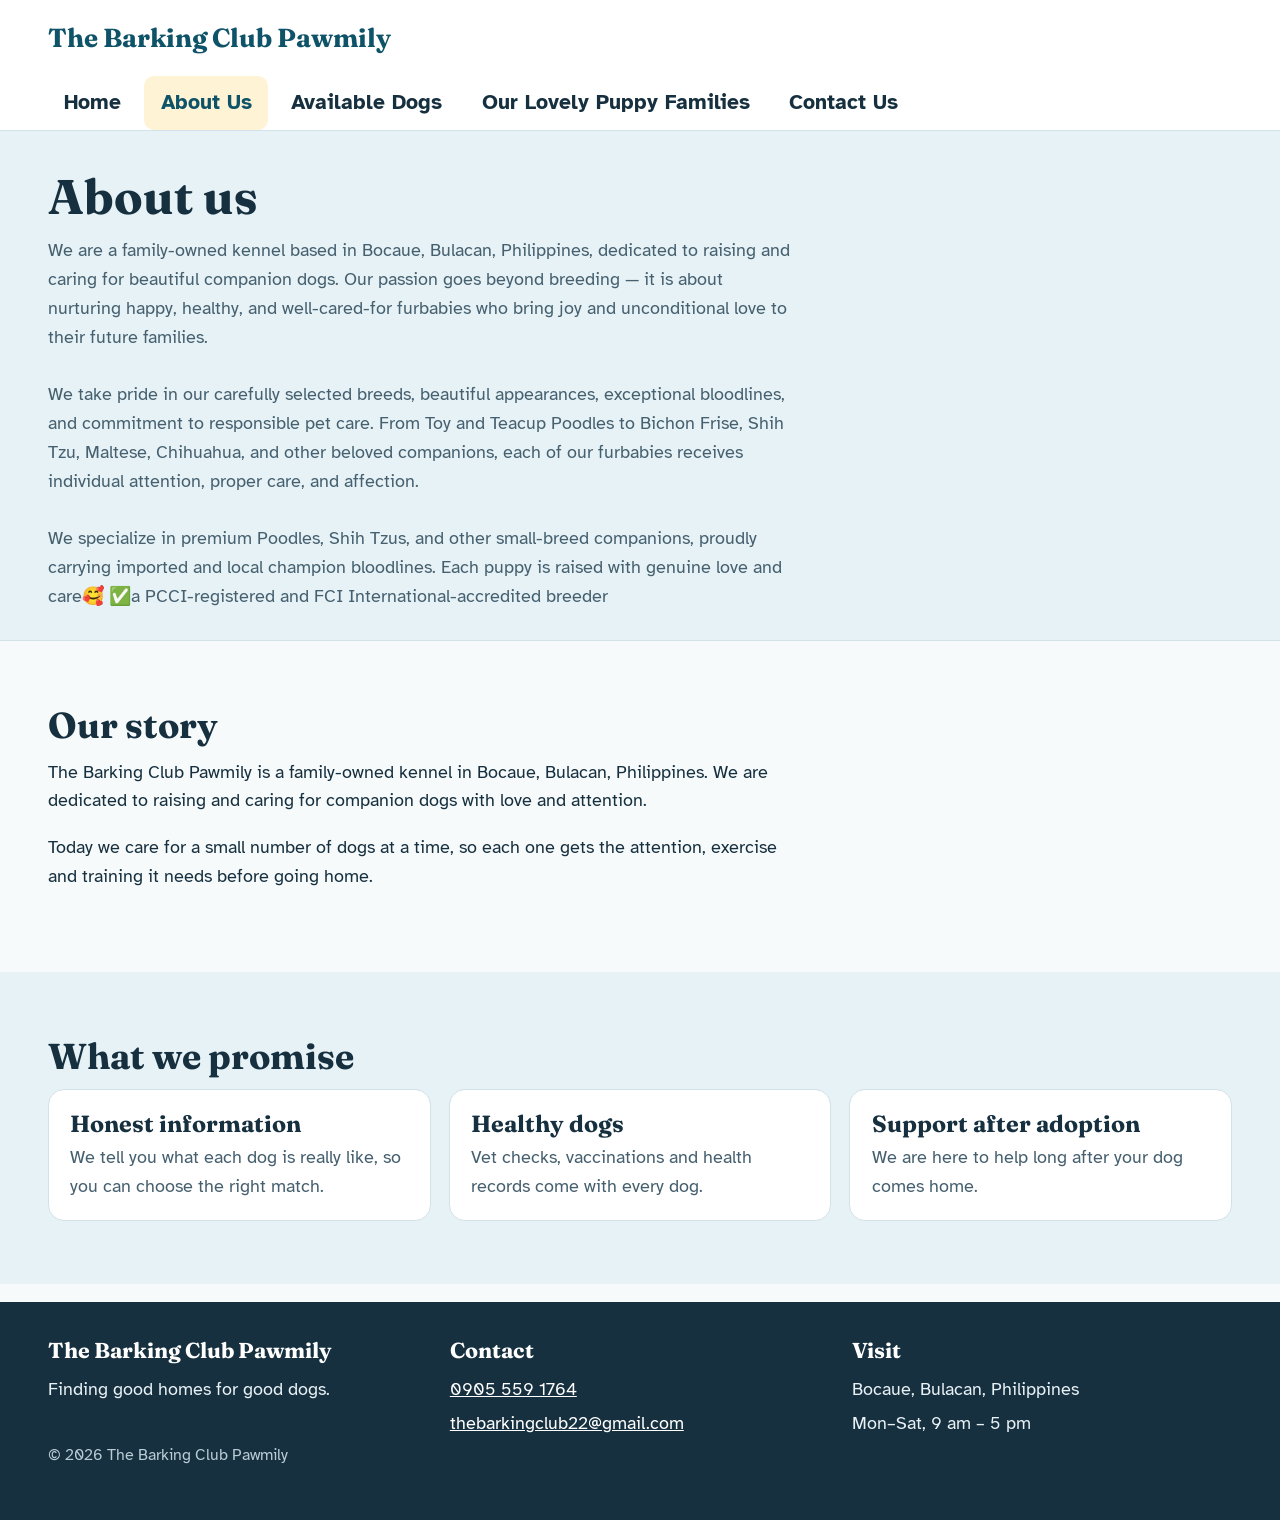
<file: about.html>
<!DOCTYPE html>
<html lang="en">
<head>
  <meta charset="utf-8">
  <meta name="viewport" content="width=device-width, initial-scale=1">
  <title>About Us – The Barking Club Pawmily</title>
  <meta name="description" content="Learn who we are and how we care for our dogs.">
  <link rel="preconnect" href="https://fonts.googleapis.com">
  <link rel="preconnect" href="https://fonts.gstatic.com" crossorigin>
  <link href="https://fonts.googleapis.com/css2?family=Atkinson+Hyperlegible:wght@400;700&family=Fraunces:wght@600;700&display=swap" rel="stylesheet">
  <link rel="stylesheet" href="css/styles.css">
</head>
<body>
  <a class="skip-link" href="#main">Skip to main content</a>

  <header class="site-header">
    <div class="container">
      <div class="site-header__bar">
        <a class="logo" href="index.html">The Barking Club Pawmily</a>
        <button type="button" class="nav-toggle" aria-expanded="false" aria-controls="site-nav">Menu</button>
      </div>
      <nav class="site-nav" id="site-nav" aria-label="Main">
        <ul>
          <li><a href="index.html">Home</a></li>
          <li><a href="about.html" aria-current="page">About Us</a></li>
          <li><a href="dogs.html">Available Dogs</a></li>
            <li><a href="clients.html">Our Lovely Puppy Families</a></li>
          <li><a href="contact.html">Contact Us</a></li>
        </ul>
      </nav>
    </div>
  </header>

  <main id="main">
    <div class="page-title">
      <div class="container">
        <h1>About us</h1>
          <p>
          We are a family-owned kennel based in Bocaue, Bulacan, Philippines, dedicated to raising and caring for beautiful companion dogs. Our passion goes beyond breeding — it is about nurturing happy, healthy, and well-cared-for furbabies who bring joy and unconditional love to their future families.
<br><br>
We take pride in our carefully selected breeds, beautiful appearances, exceptional bloodlines, and commitment to responsible pet care. From Toy and Teacup Poodles to Bichon Frise, Shih Tzu, Maltese, Chihuahua, and other beloved companions, each of our furbabies receives individual attention, proper care, and affection.</p>
<br>
        <p>
          We specialize in premium Poodles, Shih Tzus, and other small-breed companions, proudly carrying imported and local champion bloodlines.
Each puppy is raised with genuine love and care🥰
✅a PCCI-registered and FCI International-accredited breeder</p>
      </div>
    </div>

    <section class="section">
      <div class="container">
        <h2>Our story</h2>
        <!-- Replace this placeholder text with your own story -->
        <p>The Barking Club Pawmily is a family-owned kennel in Bocaue, Bulacan, Philippines. We are dedicated to raising and caring for companion dogs with love and attention.</p>
        <p>Today we care for a small number of dogs at a time, so each one gets the attention, exercise and training it needs before going home.</p>
      </div>
    </section>




    <section class="section section--tint">
      <div class="container">
        <h2>What we promise</h2>
        <ul class="points">
          <li>
            <h3>Honest information</h3>
            <p>We tell you what each dog is really like, so you can choose the right match.</p>
          </li>
          <li>
            <h3>Healthy dogs</h3>
            <p>Vet checks, vaccinations and health records come with every dog.</p>
          </li>
          <li>
            <h3>Support after adoption</h3>
            <p>We are here to help long after your dog comes home.</p>
          </li>
        </ul>
      </div>
    </section>

    
  </main>

  <footer class="site-footer">
    <div class="container">
      <div class="site-footer__grid">
        <div>
          <h2>The Barking Club Pawmily</h2>
          <p>Finding good homes for good dogs.</p>
        </div>
        <div>
          <h2>Contact</h2>
          <p><a href="tel:+639055591764">0905 559 1764</a></p>
          <p><a href="mailto:thebarkingclub22@gmail.com">thebarkingclub22@gmail.com</a></p>
        </div>
        <div>
          <h2>Visit</h2>
          <p>Bocaue, Bulacan, Philippines</p>
          <p>Mon–Sat, 9 am – 5 pm</p>
        </div>
      </div>
      <p class="site-footer__small">&copy; <span id="year">2026</span> The Barking Club Pawmily</p>
    </div>
  </footer>

  <script src="js/main.js"></script>
</body>
</html>
</file>
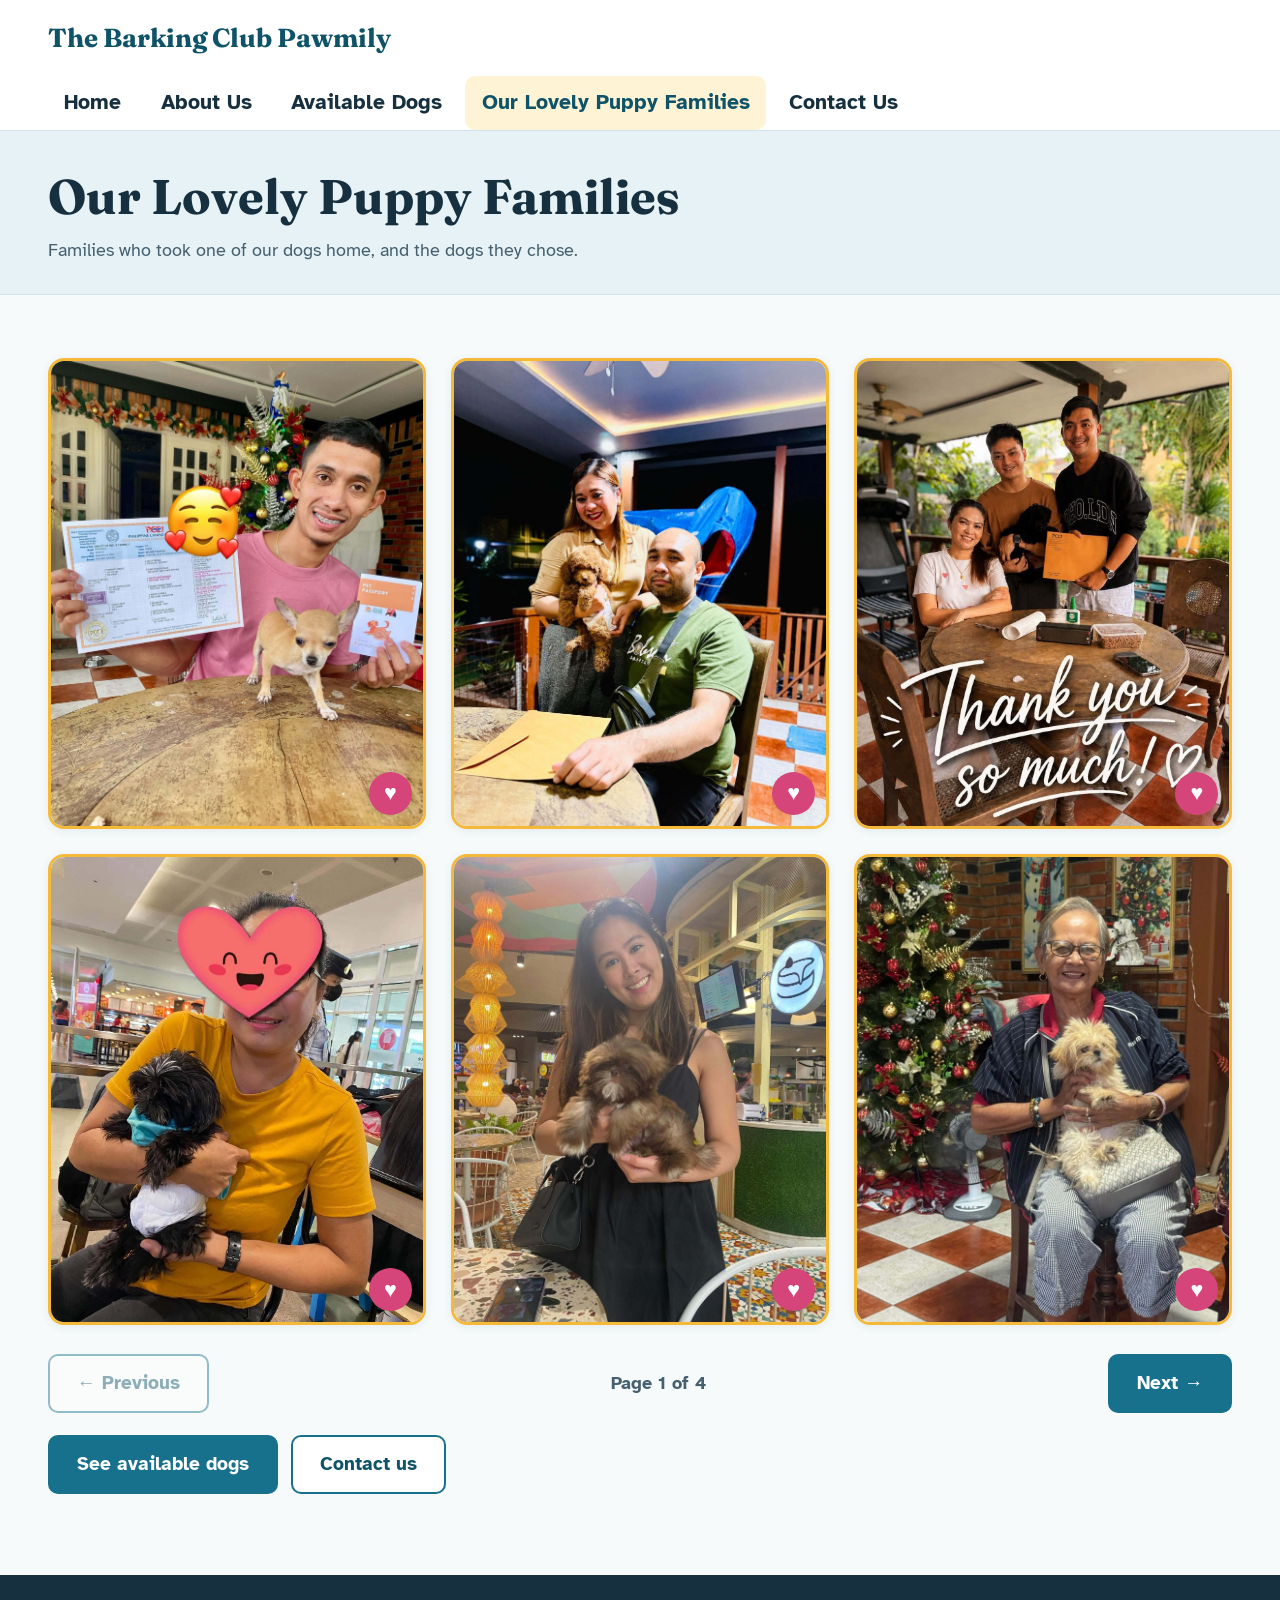
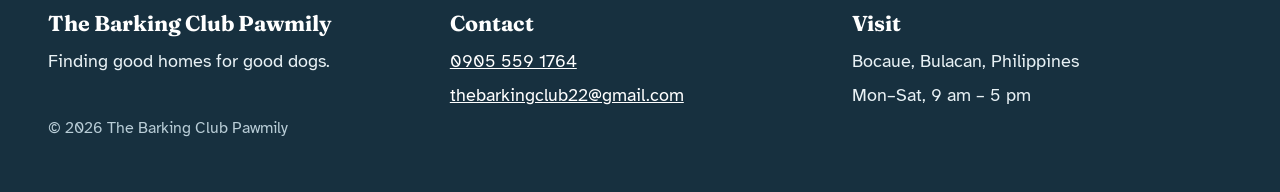
<file: clients.html>
<!DOCTYPE html>
<html lang="en">
<head>
  <meta charset="utf-8">
  <meta name="viewport" content="width=device-width, initial-scale=1">
  <title>Our Lovely Puppy Families – The Barking Club Pawmily</title>
  <meta name="description" content="Meet some of the families who took one of our dogs home.">
  <link rel="preconnect" href="https://fonts.googleapis.com">
  <link rel="preconnect" href="https://fonts.gstatic.com" crossorigin>
  <link href="https://fonts.googleapis.com/css2?family=Atkinson+Hyperlegible:wght@400;700&family=Fraunces:wght@600;700&display=swap" rel="stylesheet">
  <link rel="stylesheet" href="css/styles.css">
</head>
<body>
  <a class="skip-link" href="#main">Skip to main content</a>

  <header class="site-header">
    <div class="container">
      <div class="site-header__bar">
        <a class="logo" href="index.html">The Barking Club Pawmily</a>
        <button type="button" class="nav-toggle" aria-expanded="false" aria-controls="site-nav">Menu</button>
      </div>
      <nav class="site-nav" id="site-nav" aria-label="Main">
        <ul>
          <li><a href="index.html">Home</a></li>
          <li><a href="about.html">About Us</a></li>
          <li><a href="dogs.html">Available Dogs</a></li>
          <li><a href="clients.html" aria-current="page">Our Lovely Puppy Families </a></li>
          <li><a href="contact.html">Contact Us</a></li>
        </ul>
      </nav>
    </div>
  </header>

  <main id="main">
    <div class="page-title">
      <div class="container">
        <h1>Our Lovely Puppy Families</h1>
        <p>Families who took one of our dogs home, and the dogs they chose.</p>
      </div>
    </div>

    <section class="section">
      <div class="container">
        <div class="client-grid" id="client-grid"></div>
        <div class="btn-row">
          <a class="btn" href="dogs.html">See available dogs</a>
          <a class="btn btn--light" href="contact.html">Contact us</a>
        </div>
      </div>
    </section>
  </main>

  <footer class="site-footer">
    <div class="container">
      <div class="site-footer__grid">
        <div>
          <h2>The Barking Club Pawmily</h2>
          <p>Finding good homes for good dogs.</p>
        </div>
        <div>
          <h2>Contact</h2>
          <p><a href="tel:+639055591764">0905 559 1764</a></p>
  <p><a href="mailto:thebarkingclub22@gmail.com">thebarkingclub22@gmail.com</a></p> 
        </div>
        <div>
          <h2>Visit</h2>
          <p>Bocaue, Bulacan, Philippines</p>
          <p>Mon–Sat, 9 am – 5 pm</p>
        </div>
      </div>
      <p class="site-footer__small">&copy; <span id="year">2026</span> The Barking Club Pawmily</p>
    </div>
  </footer>

  <script src="js/main.js"></script>
  <script src="js/clients-data.js"></script>
  <script src="js/clients.js"></script>
</body>
</html>
</file>
<file: css/styles.css>
/* ==========================================================
   Happy Tails – main stylesheet
   Sections: 1 Variables · 2 Base · 3 Layout · 4 Header/Nav
             5 Buttons · 6 Hero · 7 Dog cards · 8 Tags
             9 Filters · 10 Modal gallery · 11 About
             12 Contact form · 13 Footer · 14 Larger screens
   ========================================================== */

/* 1. VARIABLES ---------------------------------------------- */
:root {
  --bg: #f6fafb;
  --surface: #ffffff;
  --tint: #e6f2f6;
  --line: #d3e2e8;
  --ink: #17303f;
  --ink-soft: #46606f;
  --brand: #17708c;
  --brand-dark: #0f5368;
  --sun: #f5b93a;
  --sun-soft: #fff3d6;

  --tag-best-bg: #ffe3a3;
  --tag-best-ink: #5a3d00;
  --tag-rec-bg: #cdebd8;
  --tag-rec-ink: #14502e;
  --tag-pup-bg: #fbd9e4;
  --tag-pup-ink: #7a1f43;

  --font-body: "Atkinson Hyperlegible", "Segoe UI", Verdana, sans-serif;
  --font-head: "Fraunces", Georgia, "Times New Roman", serif;

  --radius: 16px;
  --radius-small: 10px;
  --tap: 3.25rem; /* minimum button height, easy to hit with a thumb */
  --shadow: 0 2px 10px rgba(23, 48, 63, 0.08);
}

/* 2. BASE --------------------------------------------------- */
*,
*::before,
*::after {
  box-sizing: border-box;
}

html {
  font-size: 112.5%; /* 18px base so text is comfortable to read */
  -webkit-text-size-adjust: 100%;
}

body {
  margin: 0;
  font-family: var(--font-body);
  line-height: 1.6;
  color: var(--ink);
  background: var(--bg);
}

img {
  max-width: 100%;
  display: block;
}

h1,
h2,
h3 {
  font-family: var(--font-head);
  line-height: 1.2;
  margin: 0 0 0.6rem;
  color: var(--ink);
}

h1 { font-size: 2.1rem; }
h2 { font-size: 1.65rem; }
h3 { font-size: 1.3rem; }

p {
  margin: 0 0 1rem;
  max-width: 62ch;
}

a {
  color: var(--brand-dark);
}

:focus-visible {
  outline: 3px solid var(--sun);
  outline-offset: 3px;
  border-radius: 4px;
}

.skip-link {
  position: absolute;
  left: -999px;
  top: 0;
  background: var(--ink);
  color: #fff;
  padding: 0.75rem 1rem;
  z-index: 100;
}
.skip-link:focus {
  left: 0;
}

/* 3. LAYOUT ------------------------------------------------- */
.container {
  width: 100%;
  max-width: 68rem;
  margin: 0 auto;
  padding: 0 1.1rem;
}

.section {
  padding: 2.5rem 0;
}

.section--tint {
  background: var(--tint);
}

.section__intro {
  color: var(--ink-soft);
  margin-bottom: 1.5rem;
}

.page-title {
  background: var(--tint);
  padding: 2rem 0 1.6rem;
  border-bottom: 1px solid var(--line);
}
.page-title p {
  margin: 0;
  color: var(--ink-soft);
}

/* 4. HEADER & NAV ------------------------------------------- */
.site-header {
  background: var(--surface);
  border-bottom: 1px solid var(--line);
  position: sticky;
  top: 0;
  z-index: 20;
}

.site-header__bar {
  display: flex;
  align-items: center;
  justify-content: space-between;
  min-height: 4.2rem;
  gap: 1rem;
}

.logo {
  font-family: var(--font-head);
  font-weight: 700;
  font-size: 1.45rem;
  color: var(--brand-dark);
  text-decoration: none;
}

.nav-toggle {
  min-height: 2.9rem;
  padding: 0 1.1rem;
  font: inherit;
  font-weight: 700;
  color: var(--brand-dark);
  background: var(--tint);
  border: 2px solid var(--brand);
  border-radius: var(--radius-small);
  cursor: pointer;
}

.site-nav {
  display: none;
  border-top: 1px solid var(--line);
}
.site-nav.is-open {
  display: block;
}

.site-nav ul {
  list-style: none;
  margin: 0;
  padding: 0.4rem 0 0.8rem;
}

.site-nav a {
  display: block;
  padding: 0.85rem 0.25rem;
  font-size: 1.15rem;
  font-weight: 700;
  color: var(--ink);
  text-decoration: none;
  border-bottom: 1px solid var(--line);
}

.site-nav a[aria-current="page"] {
  color: var(--brand-dark);
  box-shadow: inset 4px 0 0 var(--sun);
  padding-left: 0.9rem;
}

/* 5. BUTTONS ------------------------------------------------ */
.btn {
  display: inline-flex;
  align-items: center;
  justify-content: center;
  min-height: var(--tap);
  padding: 0 1.5rem;
  font: inherit;
  font-weight: 700;
  font-size: 1.05rem;
  text-decoration: none;
  color: #fff;
  background: var(--brand);
  border: 2px solid var(--brand);
  border-radius: var(--radius-small);
  cursor: pointer;
}
.btn:hover {
  background: var(--brand-dark);
  border-color: var(--brand-dark);
}

.btn--light {
  color: var(--brand-dark);
  background: var(--surface);
}
.btn--light:hover {
  color: #fff;
}

.btn--block {
  width: 100%;
}

.btn-row {
  display: flex;
  flex-direction: column;
  gap: 0.75rem;
  margin-top: 1.25rem;
}

/* 6. HERO --------------------------------------------------- */
.hero {
  padding: 2rem 0 2.5rem;
  background: linear-gradient(180deg, var(--sun-soft) 0%, var(--bg) 100%);
}

.hero__grid {
  display: grid;
  gap: 1.5rem;
}

.hero h1 {
  font-size: 2.3rem;
}

.hero__lead {
  font-size: 1.2rem;
  color: var(--ink-soft);
}

.hero .photo {
  aspect-ratio: 4 / 3;
  border-radius: var(--radius);
}

.points {
  list-style: none;
  margin: 0;
  padding: 0;
  display: grid;
  gap: 1rem;
}
.points li {
  background: var(--surface);
  border: 1px solid var(--line);
  border-radius: var(--radius);
  padding: 1.1rem 1.2rem;
}
.points h3 {
  margin-bottom: 0.3rem;
}
.points p {
  margin: 0;
  color: var(--ink-soft);
}

/* 7. DOG CARDS & PHOTO PLACEHOLDERS ------------------------- */

/* Every photo box shows a paw + "Photo coming soon" until a real
   image loads on top of it. */
.photo {
  position: relative;
  display: block;
  width: 100%;
  background: var(--tint);
  overflow: hidden;
  border: 0;
  padding: 0;
}
.photo::before {
  content: "";
  position: absolute;
  left: 50%;
  top: 40%;
  width: 3.4rem;
  height: 3.4rem;
  transform: translate(-50%, -50%);
  opacity: 0.55;
  background: url("data:image/svg+xml,%3Csvg xmlns='http://www.w3.org/2000/svg' viewBox='0 0 64 64' fill='%2317708c'%3E%3Cellipse cx='32' cy='42' rx='14' ry='11'/%3E%3Cellipse cx='14' cy='28' rx='6' ry='8'/%3E%3Cellipse cx='26' cy='16' rx='6' ry='8'/%3E%3Cellipse cx='38' cy='16' rx='6' ry='8'/%3E%3Cellipse cx='50' cy='28' rx='6' ry='8'/%3E%3C/svg%3E") center / contain no-repeat;
}
.photo::after {
  content: "Photo coming soon";
  position: absolute;
  left: 0;
  right: 0;
  top: 58%;
  text-align: center;
  color: var(--ink-soft);
  font-size: 0.95rem;
}
.photo img {
  position: absolute;
  inset: 0;
  width: 100%;
  height: 100%;
  object-fit: cover;
  object-position: center 30%; /* keeps heads in view when a photo is cropped */
  z-index: 1;
}
.photo img[hidden] {
  display: none;
}

.dog-grid {
  display: grid;
  gap: 1.4rem;
}

.dog-card {
  background: var(--surface);
  border: 1px solid var(--line);
  border-radius: var(--radius);
  box-shadow: var(--shadow);
  overflow: hidden;
  display: flex;
  flex-direction: column;
}

.dog-card .photo {
  aspect-ratio: 4 / 3;
  cursor: pointer;
}

.dog-card__tags {
  position: absolute;
  left: 0.6rem;
  top: 0.6rem;
  z-index: 2;
  display: flex;
  flex-wrap: wrap;
  gap: 0.4rem;
  pointer-events: none;
}

.dog-card__body {
  padding: 1.1rem 1.2rem 1.3rem;
  display: flex;
  flex-direction: column;
  flex: 1;
}

.dog-card__facts {
  color: var(--ink-soft);
  margin: 0 0 0.6rem;
}

.dog-card__text {
  margin-bottom: 1rem;
}

.dog-card .btn {
  margin-top: auto;
}

.empty-note {
  padding: 1.5rem;
  background: var(--surface);
  border: 1px dashed var(--brand);
  border-radius: var(--radius);
}

/* 8. TAGS --------------------------------------------------- */
.tag {
  display: inline-block;
  padding: 0.25rem 0.7rem;
  font-size: 0.9rem;
  font-weight: 700;
  border-radius: 999px;
}
.tag--best {
  background: var(--tag-best-bg);
  color: var(--tag-best-ink);
}
.tag--rec {
  background: var(--tag-rec-bg);
  color: var(--tag-rec-ink);
}
.tag--puppy {
  background: var(--tag-pup-bg);
  color: var(--tag-pup-ink);
}

.tag--home {
  background: var(--tint);
  color: var(--brand-dark);
}

/* Client cards reuse the dog card look */

/* 9. FILTERS ------------------------------------------------ */
.filters {
  display: flex;
  flex-wrap: wrap;
  gap: 0.6rem;
  margin-bottom: 1rem;
}

.filter-btn {
  min-height: 3rem;
  padding: 0 1.2rem;
  font: inherit;
  font-weight: 700;
  color: var(--brand-dark);
  background: var(--surface);
  border: 2px solid var(--brand);
  border-radius: 999px;
  cursor: pointer;
}
.filter-btn[aria-pressed="true"] {
  color: #fff;
  background: var(--brand);
}

.result-count {
  color: var(--ink-soft);
  margin-bottom: 1.2rem;
}

/* 10. MODAL GALLERY ----------------------------------------- */
body.modal-open {
  overflow: hidden;
}

.dog-modal {
  width: min(100% - 1rem, 40rem);
  max-height: calc(100dvh - 1rem);
  padding: 0;
  border: 0;
  border-radius: var(--radius);
  background: var(--surface);
  color: var(--ink);
  overflow-y: auto;
}
.dog-modal::backdrop {
  background: rgba(23, 48, 63, 0.6);
}

.modal__top {
  display: flex;
  justify-content: flex-end;
  padding: 0.6rem 0.8rem 0;
}

.modal__close {
  min-height: 2.9rem;
  padding: 0 1.1rem;
  font: inherit;
  font-weight: 700;
  color: var(--ink);
  background: var(--tint);
  border: 2px solid var(--line);
  border-radius: var(--radius-small);
  cursor: pointer;
}

.modal__stage {
  position: relative;
  margin: 0.6rem 0.8rem 0;
}
/* Gallery photo: shown whole (never cropped). Tall and wide photos both
   fit inside the box; the empty space around them is a soft background. */
.modal__stage .photo {
  height: min(62dvh, 30rem);
  border-radius: var(--radius-small);
  background: #dbe9ef;
}
.modal__stage .photo img {
  object-fit: contain;
  object-position: center;
}

.modal__nav {
  position: absolute;
  top: 50%;
  transform: translateY(-50%);
  z-index: 3;
  width: 3.2rem;
  height: 3.2rem;
  font-size: 1.6rem;
  line-height: 1;
  color: var(--ink);
  background: rgba(255, 255, 255, 0.92);
  border: 2px solid var(--brand);
  border-radius: 50%;
  cursor: pointer;
}
.modal__nav--prev { left: 0.5rem; }
.modal__nav--next { right: 0.5rem; }

.modal__counter {
  position: absolute;
  right: 0.6rem;
  bottom: 0.6rem;
  z-index: 3;
  padding: 0.15rem 0.7rem;
  font-size: 0.9rem;
  font-weight: 700;
  color: #fff;
  background: rgba(23, 48, 63, 0.8);
  border-radius: 999px;
}

.modal__thumbs {
  display: flex;
  gap: 0.5rem;
  margin: 0.6rem 0.8rem 0;
  overflow-x: auto;
  padding-bottom: 0.2rem;
}

.thumb {
  flex: 0 0 4.8rem;
  aspect-ratio: 4 / 3;
  padding: 0;
  border: 3px solid transparent;
  border-radius: var(--radius-small);
  cursor: pointer;
  overflow: hidden;
  background: var(--tint);
}
.thumb[aria-current="true"] {
  border-color: var(--brand);
}
.thumb img {
  width: 100%;
  height: 100%;
  object-fit: cover;
}
.thumb img[hidden] {
  display: none;
}

.modal__info {
  padding: 1rem 1.2rem 1.4rem;
}

.modal__tags {
  display: flex;
  flex-wrap: wrap;
  gap: 0.4rem;
  margin-bottom: 0.6rem;
}

/* Status badge (card + gallery) */
.dog-card__status {
  display: inline-block;
  align-self: flex-start;
  margin: 0 0 0.7rem;
  padding: 0.2rem 0.8rem;
  font-size: 0.95rem;
  font-weight: 700;
  color: var(--brand-dark);
  background: var(--sun-soft);
  border: 1px solid var(--sun);
  border-radius: 999px;
}
.modal__breed {
  color: var(--ink-soft);
  font-weight: 700;
  margin-bottom: 0.8rem;
}
.modal__breed .dog-card__status {
  margin: 0 0 0 0.4rem;
}

/* Highlights and care list in the gallery */
.highlights {
  list-style: none;
  margin: 0 0 1rem;
  padding: 0;
  display: grid;
  gap: 0.6rem;
}
.highlights[hidden],
.care[hidden] {
  display: none;
}
.highlights li {
  padding: 0.5rem 0.9rem;
  background: var(--tint);
  border-left: 4px solid var(--sun);
  border-radius: var(--radius-small);
}
.highlights strong,
.highlights span {
  display: block;
}
.highlights span {
  color: var(--ink-soft);
}

.care {
  list-style: none;
  margin: 0 0 1.2rem;
  padding: 0;
  display: flex;
  flex-wrap: wrap;
  gap: 0.5rem;
}
.care li {
  padding: 0.3rem 0.8rem;
  font-size: 0.95rem;
  font-weight: 700;
  color: var(--tag-rec-ink);
  background: var(--tag-rec-bg);
  border-radius: 999px;
}
.care li::before {
  content: "\2713  ";
}

/* 11. ABOUT ------------------------------------------------- */
.team {
  display: grid;
  gap: 1.2rem;
}
.team__member {
  background: var(--surface);
  border: 1px solid var(--line);
  border-radius: var(--radius);
  overflow: hidden;
}
.team__member .photo {
  aspect-ratio: 4 / 3;
}
.team__member div.team__text {
  padding: 1rem 1.2rem 1.2rem;
}
.team__member p {
  margin: 0;
  color: var(--ink-soft);
}

/* 12. CONTACT FORM ------------------------------------------ */
.contact-grid {
  display: grid;
  gap: 2rem;
}

.info-box {
  background: var(--surface);
  border: 1px solid var(--line);
  border-radius: var(--radius);
  padding: 1.2rem;
}
.info-box dl {
  margin: 0;
}
.info-box dt {
  font-weight: 700;
  margin-top: 0.8rem;
}
.info-box dt:first-child {
  margin-top: 0;
}
.info-box dd {
  margin: 0;
  color: var(--ink-soft);
}

.form-field {
  margin-bottom: 1.2rem;
}

.form-field label {
  display: block;
  font-weight: 700;
  margin-bottom: 0.35rem;
}

.form-field .hint {
  font-weight: 400;
  color: var(--ink-soft);
}

.form-field input,
.form-field select,
.form-field textarea {
  width: 100%;
  min-height: var(--tap);
  padding: 0.6rem 0.9rem;
  font: inherit;
  color: var(--ink);
  background: var(--surface);
  border: 2px solid #8fa8b5;
  border-radius: var(--radius-small);
}
.form-field textarea {
  min-height: 9rem;
  resize: vertical;
}

.form-field .error {
  display: none;
  margin: 0.35rem 0 0;
  color: #a51f1f;
  font-weight: 700;
}
.form-field.has-error input,
.form-field.has-error textarea {
  border-color: #a51f1f;
}
.form-field.has-error .error {
  display: block;
}

.form-success {
  padding: 1.2rem;
  background: var(--tag-rec-bg);
  color: var(--tag-rec-ink);
  border-radius: var(--radius);
  font-weight: 700;
}
.form-success[hidden] {
  display: none;
}

/* 13. FOOTER ------------------------------------------------ */
.site-footer {
  margin-top: 1rem;
  padding: 2rem 0 2.5rem;
  background: var(--ink);
  color: #e8f1f5;
}
.site-footer a {
  color: #fff;
}
.site-footer__grid {
  display: grid;
  gap: 1.2rem;
}
.site-footer h2 {
  color: #fff;
  font-size: 1.2rem;
}
.site-footer p {
  margin: 0 0 0.3rem;
}
.site-footer__small {
  margin-top: 1.5rem;
  font-size: 0.9rem;
  color: #b9cdd7;
}

/* 14. LARGER SCREENS ---------------------------------------- */
@media (min-width: 48rem) {
  h1 { font-size: 2.7rem; }
  h2 { font-size: 2rem; }

  .section { padding: 3.5rem 0; }

  .nav-toggle { display: none; }

  .site-nav,
  .site-nav.is-open {
    display: block;
    border-top: 0;
  }
  .site-nav ul {
    display: flex;
    gap: 0.4rem;
    padding: 0;
  }
  .site-nav a {
    border-bottom: 0;
    padding: 0.6rem 0.9rem;
    border-radius: var(--radius-small);
  }
  .site-nav a[aria-current="page"] {
    box-shadow: none;
    padding-left: 0.9rem;
    background: var(--sun-soft);
  }

  .hero__grid {
    grid-template-columns: 1.1fr 1fr;
    align-items: center;
    gap: 2.5rem;
  }
  .hero h1 { font-size: 3rem; }

  .btn-row { flex-direction: row; }

  .points { grid-template-columns: repeat(3, 1fr); }

  .dog-grid { grid-template-columns: repeat(2, 1fr); }
  .team { grid-template-columns: repeat(3, 1fr); }

  .contact-grid { grid-template-columns: 1fr 1.3fr; align-items: start; }

  .site-footer__grid { grid-template-columns: repeat(3, 1fr); }
}

@media (min-width: 64rem) {
  .dog-grid { grid-template-columns: repeat(3, 1fr); }
}

@media (prefers-reduced-motion: reduce) {
  * {
    scroll-behavior: auto !important;
    transition: none !important;
    animation: none !important;
  }
}

/* 15. CLIENT PHOTO GALLERY ---------------------------------- */
.client-grid {
  display: grid;
  grid-template-columns: repeat(2, 1fr);
  gap: 0.8rem;
}

.client-card {
  background: var(--surface);
  border: 3px solid var(--sun);
  border-radius: var(--radius);
  box-shadow: var(--shadow);
  overflow: hidden;
}
.client-card .photo {
  aspect-ratio: 4 / 5;
}

/* Small heart badge in the corner of each photo */
.client-card__heart {
  position: absolute;
  right: 0.6rem;
  bottom: 0.6rem;
  z-index: 2;
  display: grid;
  place-items: center;
  width: 2.4rem;
  height: 2.4rem;
  font-size: 1.2rem;
  color: #fff;
  background: #d6457a;
  border-radius: 50%;
  box-shadow: var(--shadow);
}

@media (min-width: 48rem) {
  .client-grid {
    grid-template-columns: repeat(3, 1fr);
    gap: 1.4rem;
  }
}

/* 16. PAGER ------------------------------------------------- */
.pager {
  display: flex;
  align-items: center;
  justify-content: space-between;
  gap: 0.75rem;
  margin-top: 1.6rem;
}
.pager[hidden] {
  display: none;
}
.pager__status {
  font-weight: 700;
  color: var(--ink-soft);
  text-align: center;
}
.pager .btn:disabled {
  opacity: 0.45;
  cursor: not-allowed;
}
.pager .btn:disabled:hover {
  color: var(--brand-dark);
  background: var(--surface);
  border-color: var(--brand);
}
.pager .btn:not(.btn--light):disabled:hover {
  color: #fff;
  background: var(--brand);
}

/* Scroll so the grid isn't hidden under the sticky header */
#client-grid {
  scroll-margin-top: 5.5rem;
}
</file>
